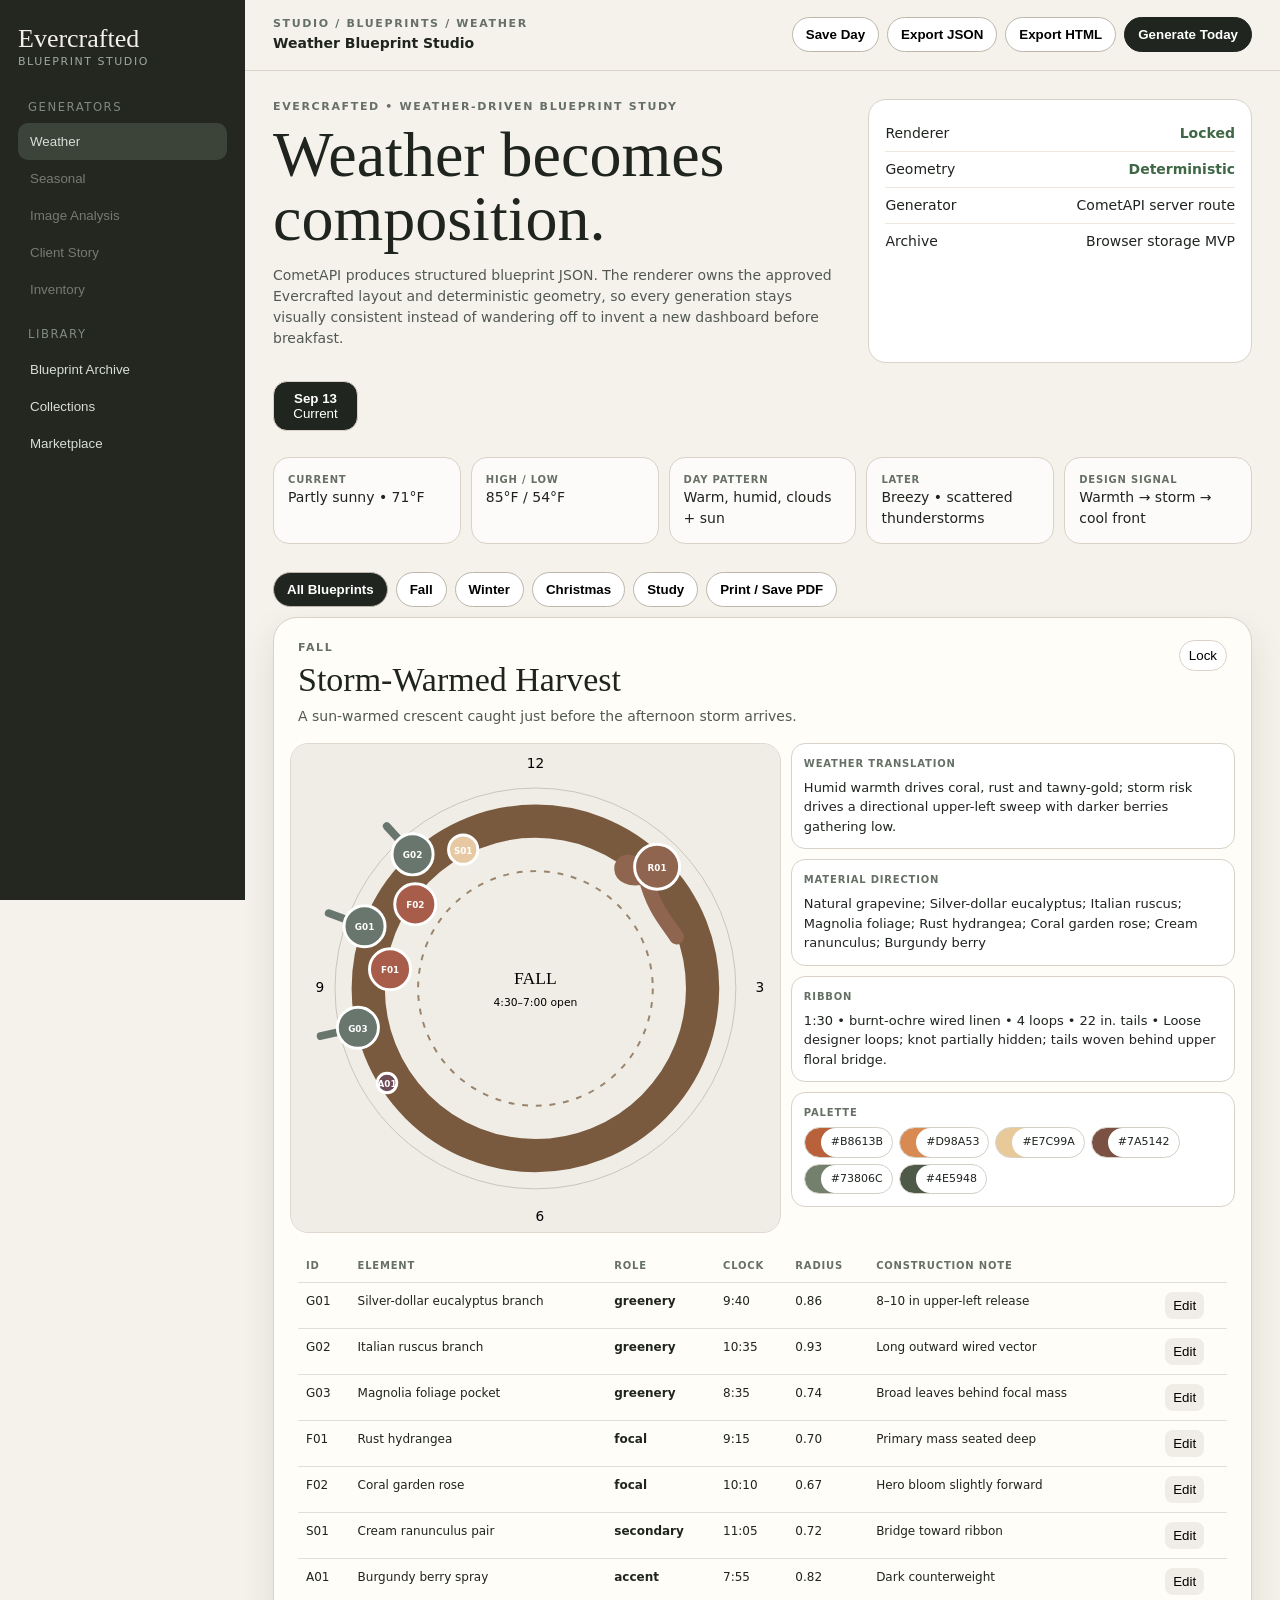
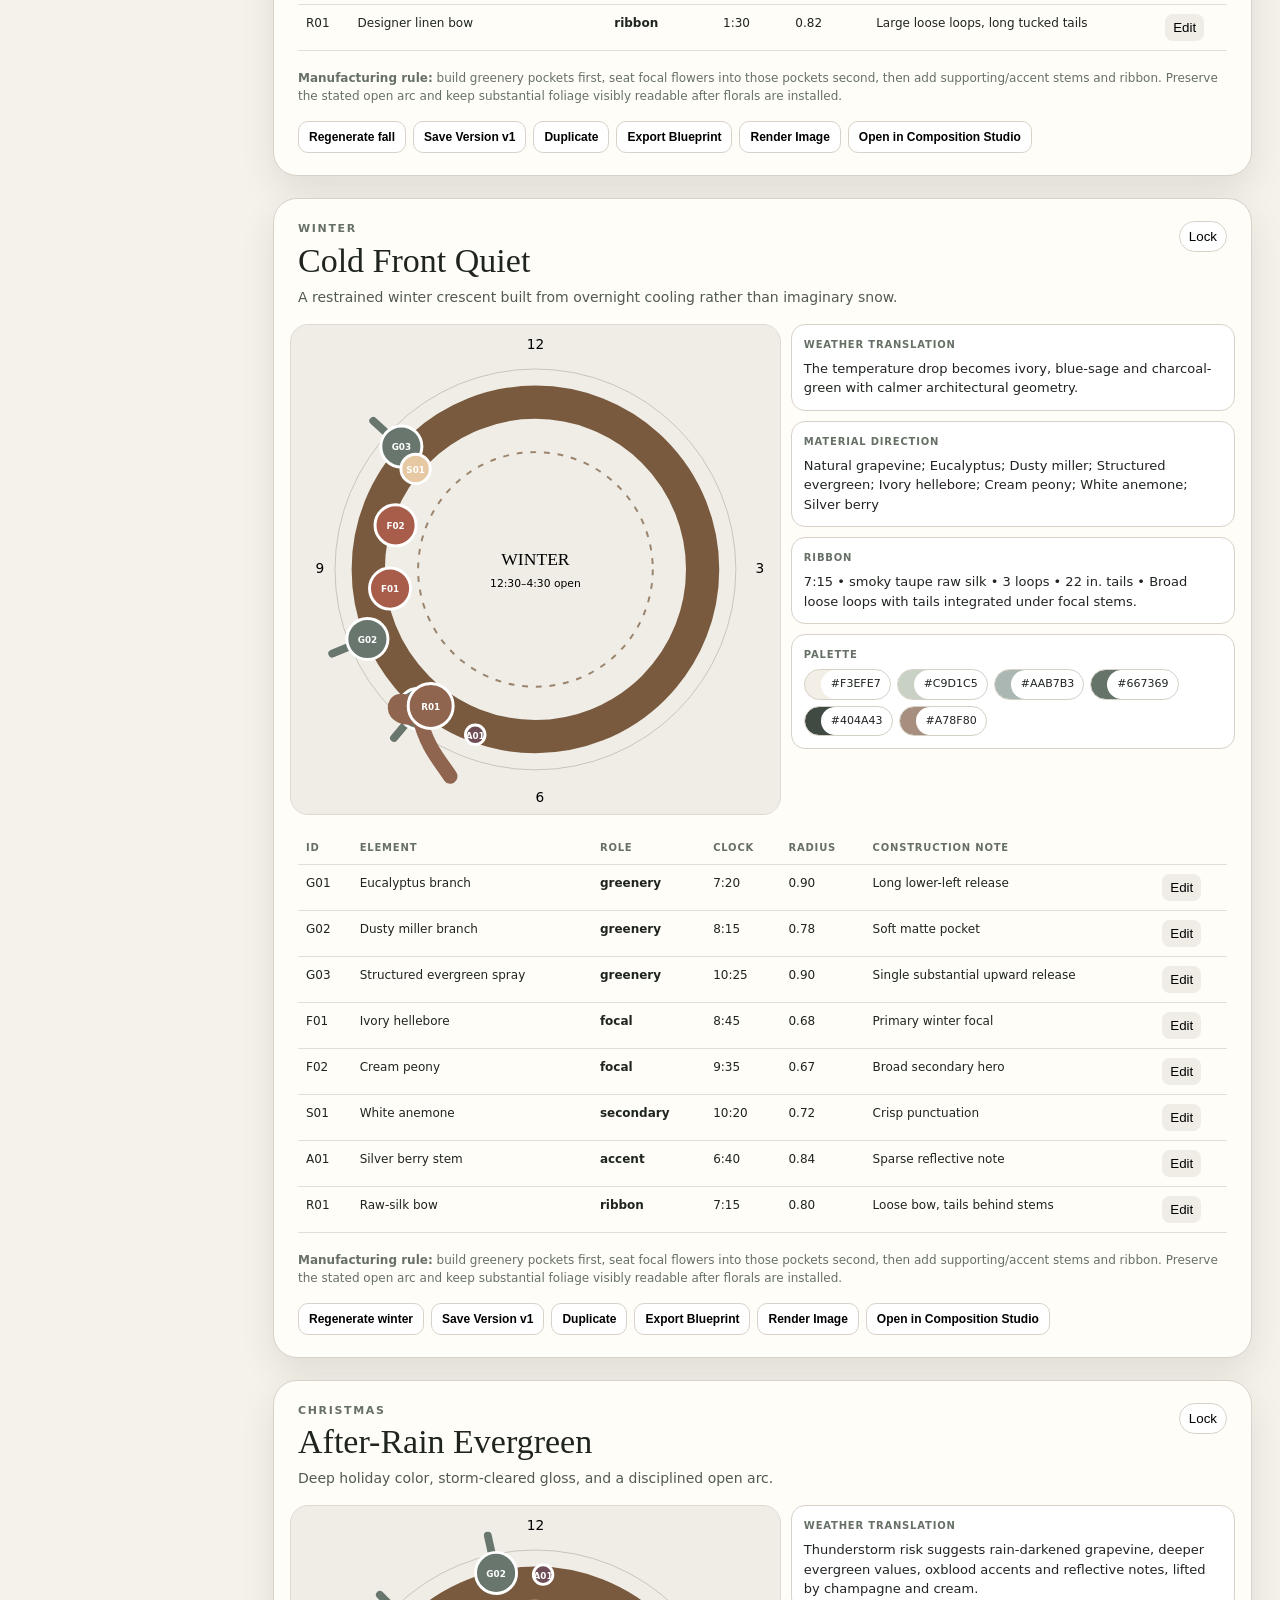
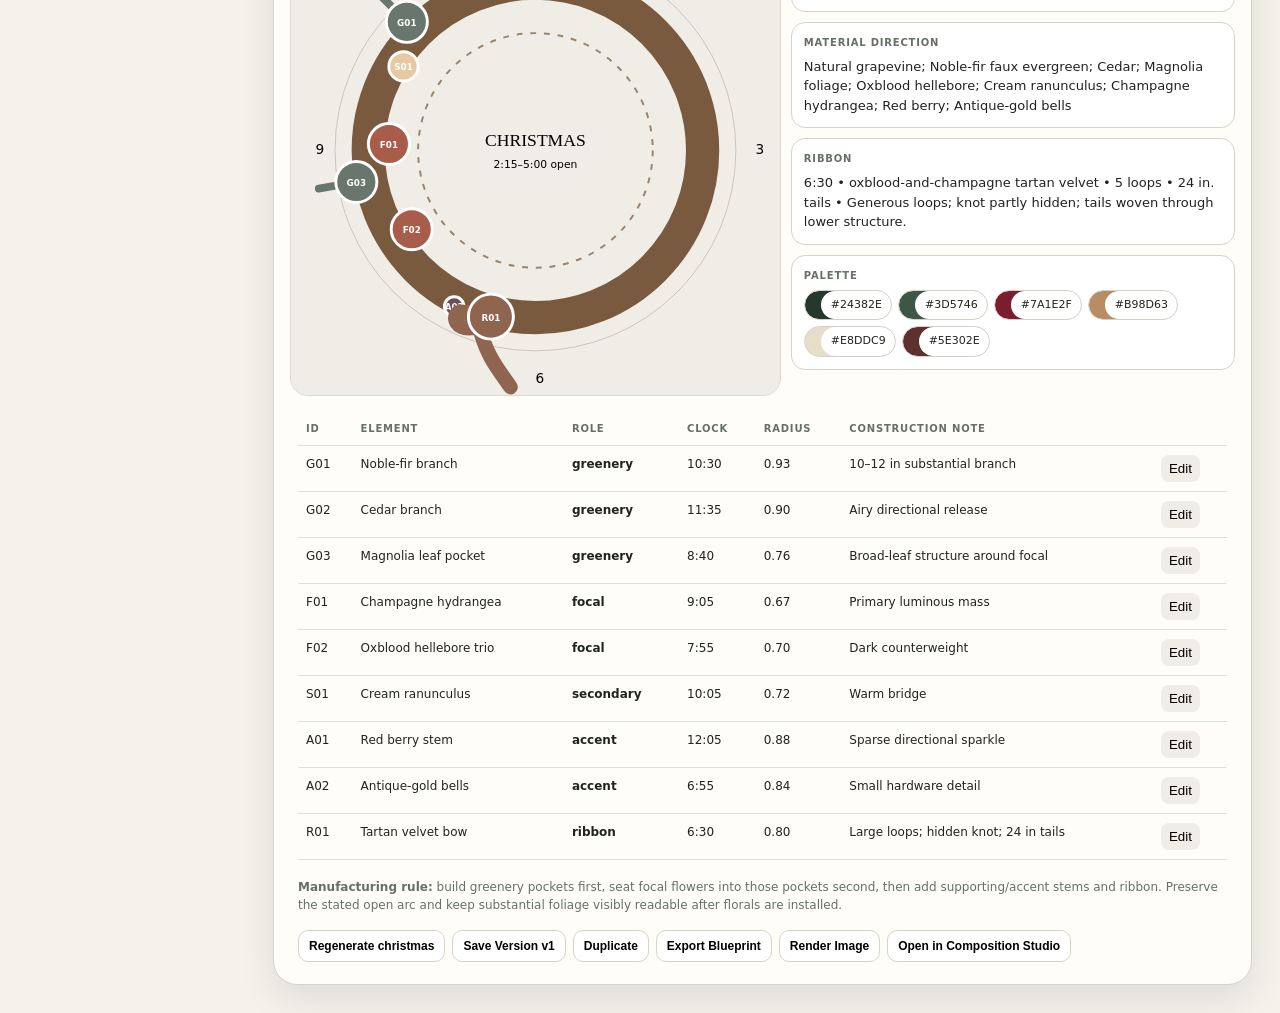
<file: index.html>
<!doctype html><html><head><meta charset="utf-8"><meta name="viewport" content="width=device-width,initial-scale=1"><title>Evercrafted Blueprint Studio</title><link rel="stylesheet" href="/styles.css"></head><body><div id="app"></div><script src="/app.js"></script></body></html>
</file>
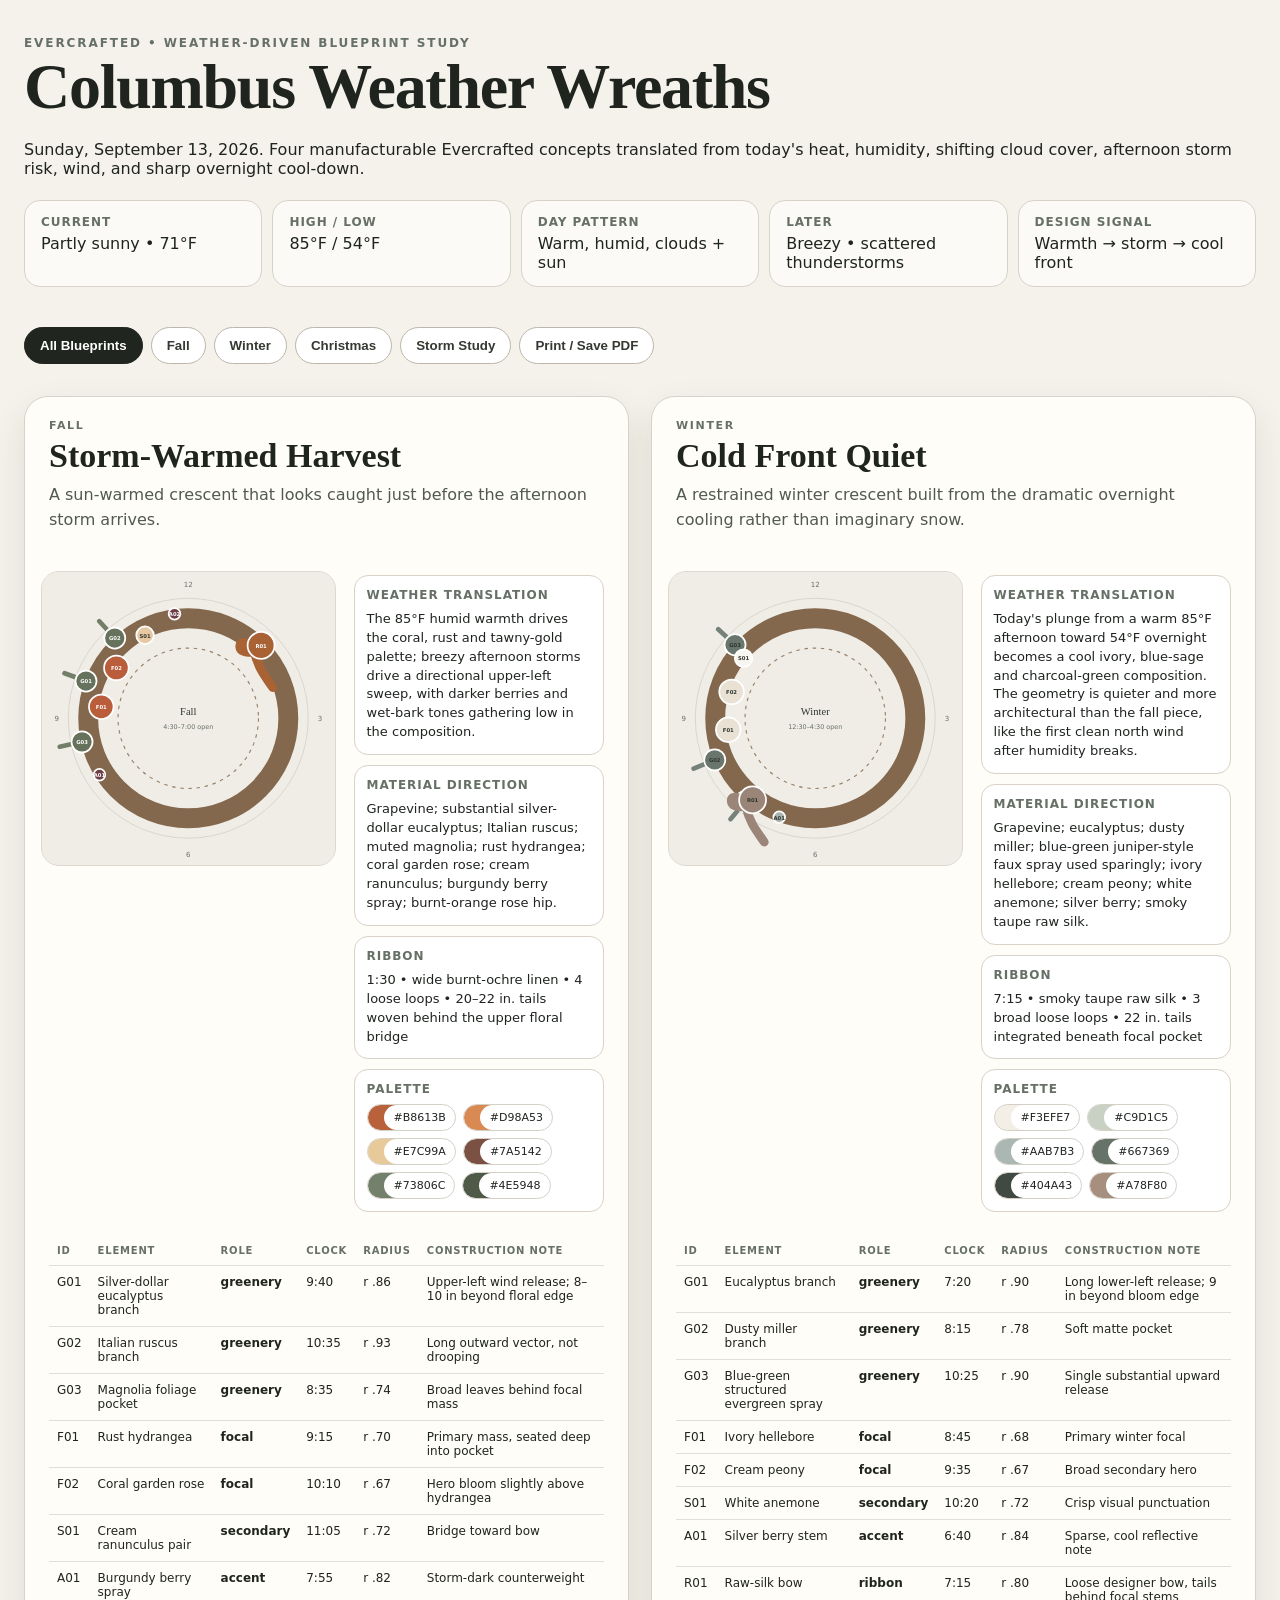
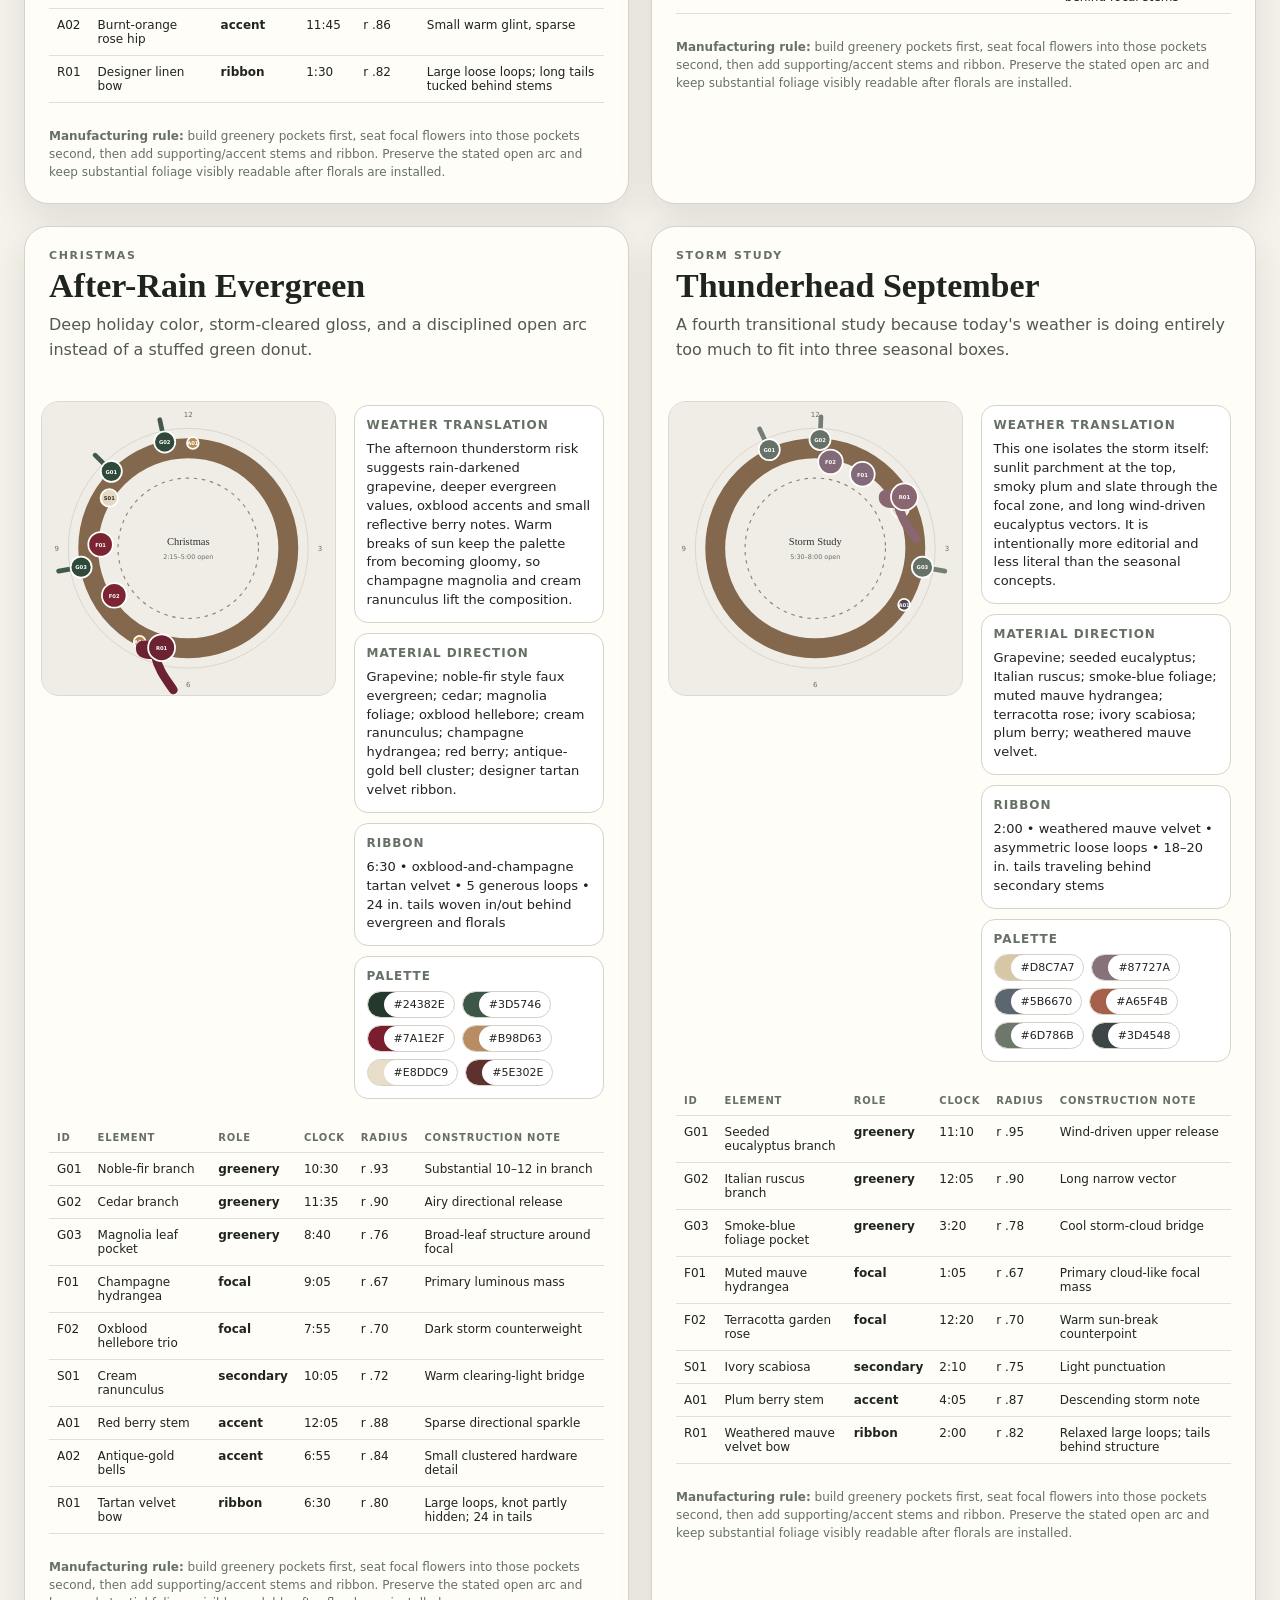
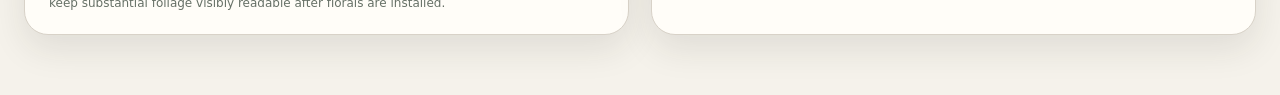
<file: canonical-reference.html>
<!DOCTYPE html>
<html lang="en">
<head>
<meta charset="UTF-8" />
<meta name="viewport" content="width=device-width, initial-scale=1.0" />
<title>Evercrafted Weather Blueprints — Columbus, Ohio — September 13, 2026</title>
<style>
  :root{
    --ink:#1f241f;
    --muted:#667066;
    --paper:#f5f2eb;
    --card:#fffdf8;
    --line:#d8d2c8;
    --vine:#795a3e;
    --shadow:0 14px 35px rgba(40,38,32,.10);
  }
  *{box-sizing:border-box}
  body{
    margin:0;
    font-family:Inter, ui-sans-serif, system-ui, -apple-system, BlinkMacSystemFont, "Segoe UI", sans-serif;
    background:var(--paper);
    color:var(--ink);
  }
  header{
    padding:36px 24px 28px;
    max-width:1400px;
    margin:auto;
  }
  h1{font-family:Georgia,serif;font-size:clamp(34px,5vw,64px);margin:0 0 12px;letter-spacing:-.02em}
  .kicker{letter-spacing:.16em;text-transform:uppercase;font-size:12px;color:var(--muted);font-weight:700}
  .weather{
    display:grid;
    grid-template-columns:repeat(auto-fit,minmax(160px,1fr));
    gap:10px;
    margin-top:22px;
  }
  .weather div{
    background:rgba(255,255,255,.62);
    border:1px solid var(--line);
    border-radius:16px;
    padding:14px 16px;
  }
  .weather b{display:block;font-size:12px;text-transform:uppercase;letter-spacing:.08em;color:var(--muted);margin-bottom:5px}
  main{max-width:1400px;margin:auto;padding:0 24px 60px}
  .toolbar{
    display:flex;gap:8px;flex-wrap:wrap;margin:0 0 20px;
    position:sticky;top:0;padding:12px 0;background:linear-gradient(var(--paper) 75%, transparent);z-index:5
  }
  button{
    border:1px solid #bcb6ac;background:#fff;border-radius:999px;padding:10px 15px;
    font-weight:700;cursor:pointer;color:#343931
  }
  button.active{background:#20251f;color:white;border-color:#20251f}
  .grid{display:grid;grid-template-columns:repeat(auto-fit,minmax(420px,1fr));gap:22px}
  .card{
    background:var(--card);
    border:1px solid var(--line);
    border-radius:24px;
    overflow:hidden;
    box-shadow:var(--shadow);
  }
  .cardhead{padding:22px 24px 0}
  .season{font-size:11px;text-transform:uppercase;letter-spacing:.15em;font-weight:800;color:var(--muted)}
  h2{font-family:Georgia,serif;font-size:34px;margin:5px 0 8px}
  .desc{color:#515950;line-height:1.55;min-height:72px}
  .layout{display:grid;grid-template-columns:minmax(270px,1.05fr) minmax(220px,.95fr);gap:10px;padding:16px}
  .canvas{
    aspect-ratio:1/1;background:#efede6;border-radius:18px;border:1px solid #ded8cf;position:relative;overflow:hidden
  }
  svg{width:100%;height:100%;display:block}
  .panel{
    padding:4px 8px 8px;display:flex;flex-direction:column;gap:10px;max-height:100%;
  }
  .spec{
    border:1px solid var(--line);border-radius:14px;padding:12px;background:#fff;
  }
  .spec h3{font-size:12px;text-transform:uppercase;letter-spacing:.08em;margin:0 0 8px;color:var(--muted)}
  .spec p,.spec li{font-size:13px;line-height:1.45;margin:0}
  ul{padding-left:18px;margin:0}
  .legend{display:flex;gap:7px;flex-wrap:wrap}
  .chip{font-size:11px;border-radius:999px;padding:6px 9px;border:1px solid #d5d0c6;background:white}
  .placements{padding:0 24px 24px}
  table{width:100%;border-collapse:collapse;font-size:12px}
  th,td{padding:9px 8px;border-bottom:1px solid #e3ded6;text-align:left;vertical-align:top}
  th{font-size:10px;text-transform:uppercase;letter-spacing:.08em;color:var(--muted)}
  .role{font-weight:700}
  .note{font-size:12px;color:var(--muted);padding:0 24px 22px;line-height:1.5}
  .hidden{display:none!important}
  @media(max-width:760px){
    .grid{grid-template-columns:1fr}
    .layout{grid-template-columns:1fr}
    .desc{min-height:0}
  }
  @media print{
    .toolbar{display:none}
    body{background:white}
    .card{break-inside:avoid;box-shadow:none}
  }
</style>
</head>
<body>
<header>
  <div class="kicker">Evercrafted • Weather-Driven Blueprint Study</div>
  <h1>Columbus Weather Wreaths</h1>
  <p>Sunday, September 13, 2026. Four manufacturable Evercrafted concepts translated from today's heat, humidity, shifting cloud cover, afternoon storm risk, wind, and sharp overnight cool-down.</p>
  <section class="weather">
    <div><b>Current</b>Partly sunny • 71°F</div>
    <div><b>High / Low</b>85°F / 54°F</div>
    <div><b>Day Pattern</b>Warm, humid, clouds + sun</div>
    <div><b>Later</b>Breezy • scattered thunderstorms</div>
    <div><b>Design Signal</b>Warmth → storm → cool front</div>
  </section>
</header>

<main>
  <nav class="toolbar">
    <button class="active" data-filter="all">All Blueprints</button>
    <button data-filter="fall">Fall</button>
    <button data-filter="winter">Winter</button>
    <button data-filter="christmas">Christmas</button>
    <button data-filter="transition">Storm Study</button>
    <button id="printBtn">Print / Save PDF</button>
  </nav>

  <section class="grid" id="cards"></section>
</main>

<script>
const designs = [
{
 id:"fall",
 season:"Fall",
 title:"Storm-Warmed Harvest",
 subtitle:"A sun-warmed crescent that looks caught just before the afternoon storm arrives.",
 influence:"The 85°F humid warmth drives the coral, rust and tawny-gold palette; breezy afternoon storms drive a directional upper-left sweep, with darker berries and wet-bark tones gathering low in the composition.",
 palette:["#B8613B","#D98A53","#E7C99A","#7A5142","#73806C","#4E5948"],
 openArc:"4:30–7:00",
 bow:"1:30 • wide burnt-ochre linen • 4 loose loops • 20–22 in. tails woven behind the upper floral bridge",
 materials:"Grapevine; substantial silver-dollar eucalyptus; Italian ruscus; muted magnolia; rust hydrangea; coral garden rose; cream ranunculus; burgundy berry spray; burnt-orange rose hip.",
 items:[
  ["G01","Silver-dollar eucalyptus branch","greenery","9:40","r .86","Upper-left wind release; 8–10 in beyond floral edge"],
  ["G02","Italian ruscus branch","greenery","10:35","r .93","Long outward vector, not drooping"],
  ["G03","Magnolia foliage pocket","greenery","8:35","r .74","Broad leaves behind focal mass"],
  ["F01","Rust hydrangea","focal","9:15","r .70","Primary mass, seated deep into pocket"],
  ["F02","Coral garden rose","focal","10:10","r .67","Hero bloom slightly above hydrangea"],
  ["S01","Cream ranunculus pair","secondary","11:05","r .72","Bridge toward bow"],
  ["A01","Burgundy berry spray","accent","7:55","r .82","Storm-dark counterweight"],
  ["A02","Burnt-orange rose hip","accent","11:45","r .86","Small warm glint, sparse"],
  ["R01","Designer linen bow","ribbon","1:30","r .82","Large loose loops; long tails tucked behind stems"]
 ],
 colors:{greenery:"#66725B",focal:"#B95D3A",secondary:"#E6C9A2",accent:"#6F3F47",ribbon:"#A86233"}
},
{
 id:"winter",
 season:"Winter",
 title:"Cold Front Quiet",
 subtitle:"A restrained winter crescent built from the dramatic overnight cooling rather than imaginary snow.",
 influence:"Today's plunge from a warm 85°F afternoon toward 54°F overnight becomes a cool ivory, blue-sage and charcoal-green composition. The geometry is quieter and more architectural than the fall piece, like the first clean north wind after humidity breaks.",
 palette:["#F3EFE7","#C9D1C5","#AAB7B3","#667369","#404A43","#A78F80"],
 openArc:"12:30–4:30",
 bow:"7:15 • smoky taupe raw silk • 3 broad loose loops • 22 in. tails integrated beneath focal pocket",
 materials:"Grapevine; eucalyptus; dusty miller; blue-green juniper-style faux spray used sparingly; ivory hellebore; cream peony; white anemone; silver berry; smoky taupe raw silk.",
 items:[
  ["G01","Eucalyptus branch","greenery","7:20","r .90","Long lower-left release; 9 in beyond bloom edge"],
  ["G02","Dusty miller branch","greenery","8:15","r .78","Soft matte pocket"],
  ["G03","Blue-green structured evergreen spray","greenery","10:25","r .90","Single substantial upward release"],
  ["F01","Ivory hellebore","focal","8:45","r .68","Primary winter focal"],
  ["F02","Cream peony","focal","9:35","r .67","Broad secondary hero"],
  ["S01","White anemone","secondary","10:20","r .72","Crisp visual punctuation"],
  ["A01","Silver berry stem","accent","6:40","r .84","Sparse, cool reflective note"],
  ["R01","Raw-silk bow","ribbon","7:15","r .80","Loose designer bow, tails behind focal stems"]
 ],
 colors:{greenery:"#68766E",focal:"#E8E1D4",secondary:"#F8F6F0",accent:"#A9B4B0",ribbon:"#9B8578"}
},
{
 id:"christmas",
 season:"Christmas",
 title:"After-Rain Evergreen",
 subtitle:"Deep holiday color, storm-cleared gloss, and a disciplined open arc instead of a stuffed green donut.",
 influence:"The afternoon thunderstorm risk suggests rain-darkened grapevine, deeper evergreen values, oxblood accents and small reflective berry notes. Warm breaks of sun keep the palette from becoming gloomy, so champagne magnolia and cream ranunculus lift the composition.",
 palette:["#24382E","#3D5746","#7A1E2F","#B98D63","#E8DDC9","#5E302E"],
 openArc:"2:15–5:00",
 bow:"6:30 • oxblood-and-champagne tartan velvet • 5 generous loops • 24 in. tails woven in/out behind evergreen and florals",
 materials:"Grapevine; noble-fir style faux evergreen; cedar; magnolia foliage; oxblood hellebore; cream ranunculus; champagne hydrangea; red berry; antique-gold bell cluster; designer tartan velvet ribbon.",
 items:[
  ["G01","Noble-fir branch","greenery","10:30","r .93","Substantial 10–12 in branch"],
  ["G02","Cedar branch","greenery","11:35","r .90","Airy directional release"],
  ["G03","Magnolia leaf pocket","greenery","8:40","r .76","Broad-leaf structure around focal"],
  ["F01","Champagne hydrangea","focal","9:05","r .67","Primary luminous mass"],
  ["F02","Oxblood hellebore trio","focal","7:55","r .70","Dark storm counterweight"],
  ["S01","Cream ranunculus","secondary","10:05","r .72","Warm clearing-light bridge"],
  ["A01","Red berry stem","accent","12:05","r .88","Sparse directional sparkle"],
  ["A02","Antique-gold bells","accent","6:55","r .84","Small clustered hardware detail"],
  ["R01","Tartan velvet bow","ribbon","6:30","r .80","Large loops, knot partly hidden; 24 in tails"]
 ],
 colors:{greenery:"#2F4A39",focal:"#7C2432",secondary:"#E6D8C1",accent:"#B78B55",ribbon:"#6C2331"}
},
{
 id:"transition",
 season:"Storm Study",
 title:"Thunderhead September",
 subtitle:"A fourth transitional study because today's weather is doing entirely too much to fit into three seasonal boxes.",
 influence:"This one isolates the storm itself: sunlit parchment at the top, smoky plum and slate through the focal zone, and long wind-driven eucalyptus vectors. It is intentionally more editorial and less literal than the seasonal concepts.",
 palette:["#D8C7A7","#87727A","#5B6670","#A65F4B","#6D786B","#3D4548"],
 openArc:"5:30–8:00",
 bow:"2:00 • weathered mauve velvet • asymmetric loose loops • 18–20 in. tails traveling behind secondary stems",
 materials:"Grapevine; seeded eucalyptus; Italian ruscus; smoke-blue foliage; muted mauve hydrangea; terracotta rose; ivory scabiosa; plum berry; weathered mauve velvet.",
 items:[
  ["G01","Seeded eucalyptus branch","greenery","11:10","r .95","Wind-driven upper release"],
  ["G02","Italian ruscus branch","greenery","12:05","r .90","Long narrow vector"],
  ["G03","Smoke-blue foliage pocket","greenery","3:20","r .78","Cool storm-cloud bridge"],
  ["F01","Muted mauve hydrangea","focal","1:05","r .67","Primary cloud-like focal mass"],
  ["F02","Terracotta garden rose","focal","12:20","r .70","Warm sun-break counterpoint"],
  ["S01","Ivory scabiosa","secondary","2:10","r .75","Light punctuation"],
  ["A01","Plum berry stem","accent","4:05","r .87","Descending storm note"],
  ["R01","Weathered mauve velvet bow","ribbon","2:00","r .82","Relaxed large loops; tails behind structure"]
 ],
 colors:{greenery:"#667268",focal:"#836A78",secondary:"#E3D9C8",accent:"#4E4653",ribbon:"#8A6671"}
}
];

function clockToDeg(clock){
  const [h,m="0"] = clock.split(":").map(Number);
  return ((h%12)*30 + m*.5);
}
function polar(cx,cy,r,deg){
  const a=(deg-90)*Math.PI/180;
  return [cx + r*Math.cos(a), cy + r*Math.sin(a)];
}
function svgFor(d){
  let s=`<svg viewBox="0 0 500 500" aria-label="${d.title} blueprint">
    <rect width="500" height="500" fill="#efede6"/>
    <circle cx="250" cy="250" r="171" fill="none" stroke="#795a3e" stroke-width="34" opacity=".90"/>
    <circle cx="250" cy="250" r="120" fill="#efede6" stroke="#9a846c" stroke-width="2" stroke-dasharray="6 8"/>
    <circle cx="250" cy="250" r="205" fill="none" stroke="#c9c4bb" stroke-width="1"/>
    <text x="250" y="25" text-anchor="middle" font-size="12" fill="#687067">12</text>
    <text x="475" y="254" text-anchor="middle" font-size="12" fill="#687067">3</text>
    <text x="250" y="488" text-anchor="middle" font-size="12" fill="#687067">6</text>
    <text x="25" y="254" text-anchor="middle" font-size="12" fill="#687067">9</text>`;
  d.items.forEach((it,i)=>{
    const role=it[2], clock=it[3];
    const deg=clockToDeg(clock);
    let rr = role==="greenery"?186: role==="ribbon"?176: role==="accent"?180: role==="secondary"?160:150;
    const [x,y]=polar(250,250,rr,deg);
    const col=d.colors[role]||d.colors.focal;
    const radius= role==="greenery"?18: role==="ribbon"?23: role==="accent"?10: role==="secondary"?15:21;
    if(role==="greenery"){
      const [x2,y2]=polar(250,250,225,deg);
      s+=`<line x1="${x}" y1="${y}" x2="${x2}" y2="${y2}" stroke="${col}" stroke-width="8" stroke-linecap="round" opacity=".9"/>`;
      s+=`<circle cx="${x}" cy="${y}" r="${radius}" fill="${col}" stroke="white" stroke-width="3"/>`;
    }else if(role==="ribbon"){
      s+=`<path d="M ${x-18} ${y} C ${x-42} ${y-18}, ${x-45} ${y+20}, ${x-12} ${y+10} C ${x-4} ${y+42}, ${x+8} ${y+54}, ${x+20} ${y+72}" fill="none" stroke="${col}" stroke-width="15" stroke-linecap="round"/>`;
      s+=`<circle cx="${x}" cy="${y}" r="${radius}" fill="${col}" stroke="white" stroke-width="3"/>`;
    }else{
      s+=`<circle cx="${x}" cy="${y}" r="${radius}" fill="${col}" stroke="white" stroke-width="3"/>`;
    }
    s+=`<text x="${x}" y="${y+4}" text-anchor="middle" font-size="9" font-weight="800" fill="${role==="secondary"||d.id==="winter"?"#30352f":"white"}">${it[0]}</text>`;
  });
  s+=`<text x="250" y="245" text-anchor="middle" font-family="Georgia,serif" font-size="18" fill="#30352f">${d.season}</text>
      <text x="250" y="268" text-anchor="middle" font-size="11" fill="#677066">${d.openArc} open</text>
    </svg>`;
  return s;
}
function rows(items){
 return items.map(x=>`<tr><td>${x[0]}</td><td>${x[1]}</td><td class="role">${x[2]}</td><td>${x[3]}</td><td>${x[4]}</td><td>${x[5]}</td></tr>`).join("");
}
function card(d){
 return `<article class="card" data-season="${d.id}">
   <div class="cardhead">
    <div class="season">${d.season}</div>
    <h2>${d.title}</h2>
    <div class="desc">${d.subtitle}</div>
   </div>
   <div class="layout">
    <div class="canvas">${svgFor(d)}</div>
    <div class="panel">
      <div class="spec"><h3>Weather Translation</h3><p>${d.influence}</p></div>
      <div class="spec"><h3>Material Direction</h3><p>${d.materials}</p></div>
      <div class="spec"><h3>Ribbon</h3><p>${d.bow}</p></div>
      <div class="spec"><h3>Palette</h3><div class="legend">${d.palette.map(c=>`<span class="chip" style="box-shadow:inset 16px 0 ${c};padding-left:26px">${c}</span>`).join("")}</div></div>
    </div>
   </div>
   <div class="placements">
    <table>
     <thead><tr><th>ID</th><th>Element</th><th>Role</th><th>Clock</th><th>Radius</th><th>Construction note</th></tr></thead>
     <tbody>${rows(d.items)}</tbody>
    </table>
   </div>
   <div class="note"><strong>Manufacturing rule:</strong> build greenery pockets first, seat focal flowers into those pockets second, then add supporting/accent stems and ribbon. Preserve the stated open arc and keep substantial foliage visibly readable after florals are installed.</div>
 </article>`;
}
document.getElementById("cards").innerHTML=designs.map(card).join("");
document.querySelectorAll("[data-filter]").forEach(btn=>{
 btn.addEventListener("click",()=>{
   document.querySelectorAll("[data-filter]").forEach(b=>b.classList.remove("active"));
   btn.classList.add("active");
   const f=btn.dataset.filter;
   document.querySelectorAll(".card").forEach(c=>c.classList.toggle("hidden",f!=="all" && c.dataset.season!==f));
 });
});
document.getElementById("printBtn").addEventListener("click",()=>window.print());
</script>
</body>
</html>
</file>
<file: styles.css>
:root{--ink:#1f241f;--muted:#667066;--paper:#f5f2eb;--card:#fffdf8;--line:#d8d2c8;--shadow:0 14px 35px rgba(40,38,32,.10)}*{box-sizing:border-box}body{margin:0;background:var(--paper);color:var(--ink);font:14px/1.5 Inter,system-ui,sans-serif}.shell{display:grid;grid-template-columns:245px 1fr;min-height:100vh}.side{background:#232720;color:#f4efe7;padding:24px 18px;position:sticky;top:0;height:100vh}.brand{font:26px Georgia,serif}.sub{font-size:11px;color:#9eaa9a;letter-spacing:.14em;text-transform:uppercase}.nav{margin-top:28px}.nav small{display:block;color:#7f8a7d;letter-spacing:.13em;text-transform:uppercase;margin:18px 10px 7px}.nav button{width:100%;text-align:left;border:0;background:transparent;color:#d8ddd5;padding:11px 12px;border-radius:10px}.nav button.active{background:#3c4439}.nav button.dim{opacity:.45}.main{min-width:0}.top{display:flex;justify-content:space-between;gap:10px;align-items:center;padding:16px 28px;border-bottom:1px solid var(--line);position:sticky;top:0;background:#f5f2ebf0;backdrop-filter:blur(9px);z-index:20}.actions{display:flex;gap:8px;flex-wrap:wrap}.btn{border:1px solid #bcb6ac;background:white;border-radius:999px;padding:9px 13px;font-weight:700}.btn.primary{background:#20251f;color:white;border-color:#20251f}.content{max-width:1480px;margin:auto;padding:28px}.hero{display:grid;grid-template-columns:1.2fr .8fr;gap:20px}.kicker,.season{font-size:11px;text-transform:uppercase;letter-spacing:.15em;color:var(--muted);font-weight:800}.hero h1{font:clamp(40px,5vw,68px)/1 Georgia,serif;margin:8px 0}.hero p{max-width:760px;color:#515950}.status{background:white;border:1px solid var(--line);border-radius:18px;padding:16px}.status div{display:flex;justify-content:space-between;padding:7px 0;border-bottom:1px solid #eee8df}.status div:last-child{border-bottom:0}.good{font-weight:800;color:#3f6745}.dates{display:flex;gap:8px;overflow:auto;padding:18px 0 8px}.date{border:1px solid var(--line);background:white;border-radius:14px;padding:9px 12px;min-width:85px}.date.active{background:#20251f;color:white}.weather{display:grid;grid-template-columns:repeat(5,1fr);gap:10px;margin:18px 0}.weather div{background:#ffffffb8;border:1px solid var(--line);border-radius:16px;padding:14px}.weather b{display:block;font-size:10px;letter-spacing:.08em;text-transform:uppercase;color:var(--muted)}.tools{display:flex;gap:8px;flex-wrap:wrap;position:sticky;top:68px;padding:10px 0;background:linear-gradient(var(--paper) 75%,transparent);z-index:10}.tools .active{background:#20251f;color:#fff}.grid{display:grid;grid-template-columns:repeat(auto-fit,minmax(560px,1fr));gap:22px}.card{background:var(--card);border:1px solid var(--line);border-radius:24px;box-shadow:var(--shadow);overflow:hidden}.head{padding:22px 24px 0;display:flex;justify-content:space-between;gap:12px}.head h2{font:34px Georgia,serif;margin:4px 0 7px}.desc{color:#515950}.lock{border:1px solid var(--line);background:white;border-radius:999px;padding:7px 9px;height:max-content}.lock.on{background:#e7eee5}.layout{display:grid;grid-template-columns:1.05fr .95fr;gap:10px;padding:16px}.canvas{aspect-ratio:1;background:#efede6;border:1px solid #ded8cf;border-radius:18px;overflow:hidden}.canvas svg{width:100%;height:100%;display:block}.panel{display:flex;flex-direction:column;gap:10px}.spec{border:1px solid var(--line);border-radius:14px;background:white;padding:12px}.spec h3{font-size:10px;letter-spacing:.08em;text-transform:uppercase;color:var(--muted);margin:0 0 7px}.spec p{margin:0;font-size:13px}.chips{display:flex;gap:6px;flex-wrap:wrap}.chip{font-size:11px;border:1px solid #d5d0c6;border-radius:999px;padding:6px 9px;background:#fff}.placements{padding:0 24px 10px;overflow:auto}table{border-collapse:collapse;width:100%;min-width:720px;font-size:12px}th,td{padding:9px 8px;border-bottom:1px solid #e3ded6;text-align:left;vertical-align:top}th{font-size:10px;color:var(--muted);letter-spacing:.08em;text-transform:uppercase}.edit{border:0;background:#efede6;border-radius:8px;padding:6px 8px}.rule{padding:8px 24px 16px;font-size:12px;color:var(--muted)}.cardActions{display:flex;gap:7px;flex-wrap:wrap;padding:0 24px 22px}.small{border:1px solid var(--line);background:white;border-radius:10px;padding:8px 10px;font-weight:700;font-size:12px}.drawerWrap{position:fixed;inset:0;background:#0004;z-index:50;display:flex;justify-content:flex-end}.drawer{width:min(460px,95vw);background:#fffdf8;height:100%;padding:24px;overflow:auto}.drawer h2{font:30px Georgia,serif}.field{margin:14px 0}.field label{display:block;font-size:10px;letter-spacing:.08em;text-transform:uppercase;color:var(--muted);font-weight:800;margin-bottom:5px}.field input,.field select{width:100%;padding:10px;border:1px solid var(--line);border-radius:10px;background:white}.toast{position:fixed;right:20px;bottom:20px;background:#22271f;color:white;padding:12px 15px;border-radius:12px;z-index:80}.hidden{display:none!important}@media(max-width:1050px){.shell{grid-template-columns:1fr}.side{display:none}.hero{grid-template-columns:1fr}.weather{grid-template-columns:repeat(2,1fr)}.grid{grid-template-columns:1fr}}@media(max-width:720px){.content{padding:18px}.top{padding:14px 18px}.layout{grid-template-columns:1fr}.weather{grid-template-columns:1fr}}@media print{.side,.top,.tools,.cardActions,.lock,.dates,.status{display:none!important}.shell{display:block}.content{padding:0}.card{break-inside:avoid;box-shadow:none;margin-bottom:20px}.grid{display:block}}

.renderResult{grid-column:1/-1;margin-top:12px;border:1px solid var(--line);border-radius:14px;overflow:hidden;background:#fff}.renderResult img{display:block;width:100%;max-height:520px;object-fit:contain;background:#efede6}.renderResult div{padding:10px 12px;font-size:12px;color:#626a61}.renderResult span{display:block;margin-top:4px;line-height:1.45}
</file>
